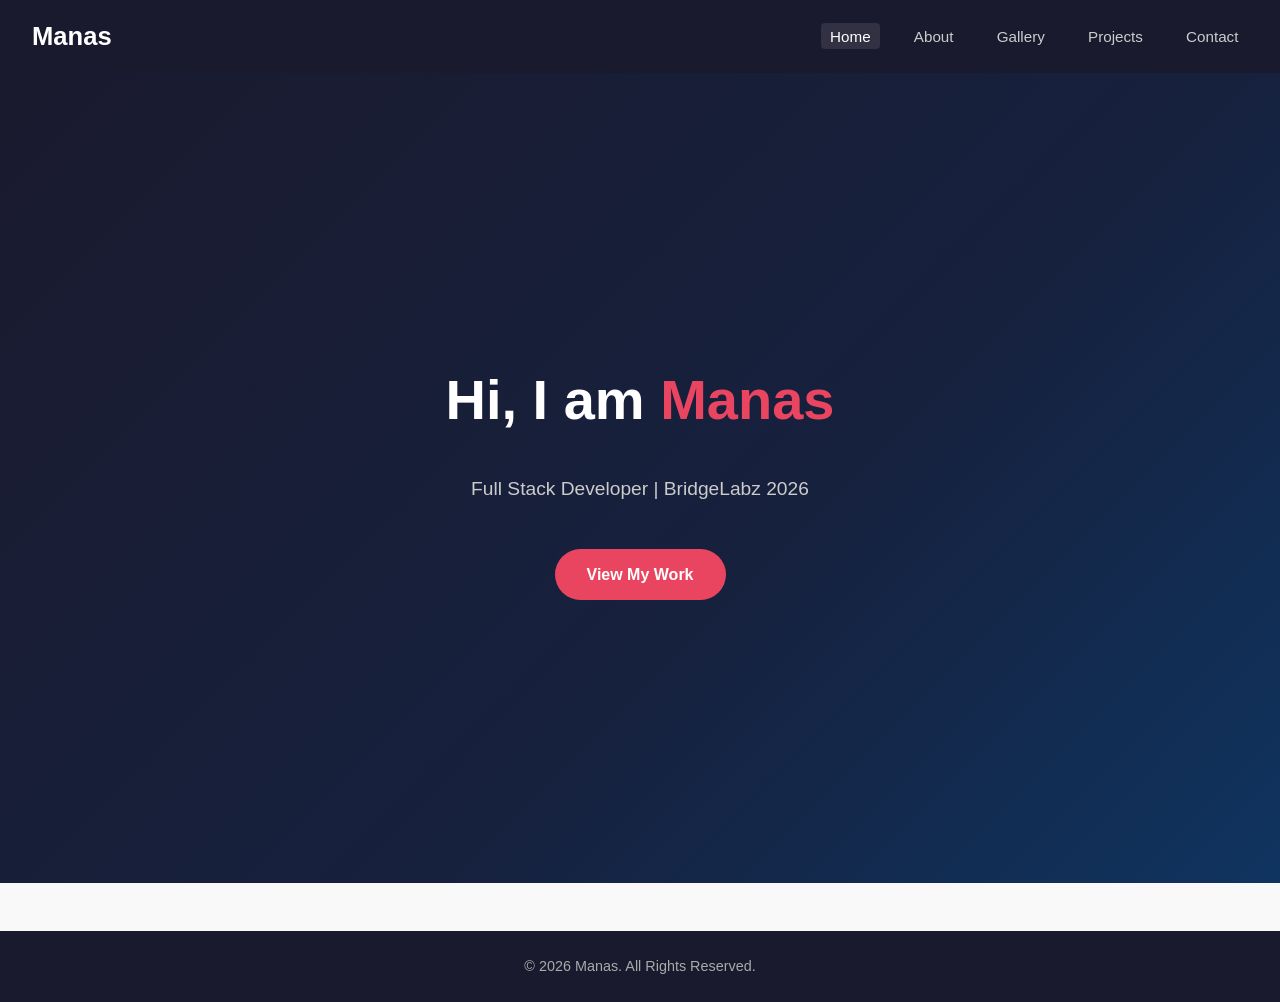
<file: index.html>
﻿<!DOCTYPE html>
<html lang="en">
<head>
  <meta charset="UTF-8">
  <meta name="viewport" content="width=device-width, initial-scale=1.0">
  <title>Manas | Portfolio</title>
  <link rel="stylesheet" href="css/style.css">
  <link rel="stylesheet" href="css/flexbox.css">
  <link rel="stylesheet" href="css/responsive.css">
</head>
<body>
  <nav class="navbar">
    <div class="logo">Manas</div>
    <ul class="nav-links">
      <li><a href="index.html" class="active">Home</a></li>
      <li><a href="about.html">About</a></li>
      <li><a href="gallery.html">Gallery</a></li>
      <li><a href="projects.html">Projects</a></li>
      <li><a href="contact.html">Contact</a></li>
    </ul>
  </nav>
  <section class="hero">
    <div class="hero-content">
      <h1>Hi, I am <span class="highlight">Manas</span></h1>
      <p class="hero-sub">Full Stack Developer | BridgeLabz 2026</p>
      <a href="projects.html" class="btn">View My Work</a>
    </div>
  </section>
  <footer><p>&copy; 2026 Manas. All Rights Reserved.</p></footer>
  <script src="js/script.js"></script>
</body>
</html>
</file>
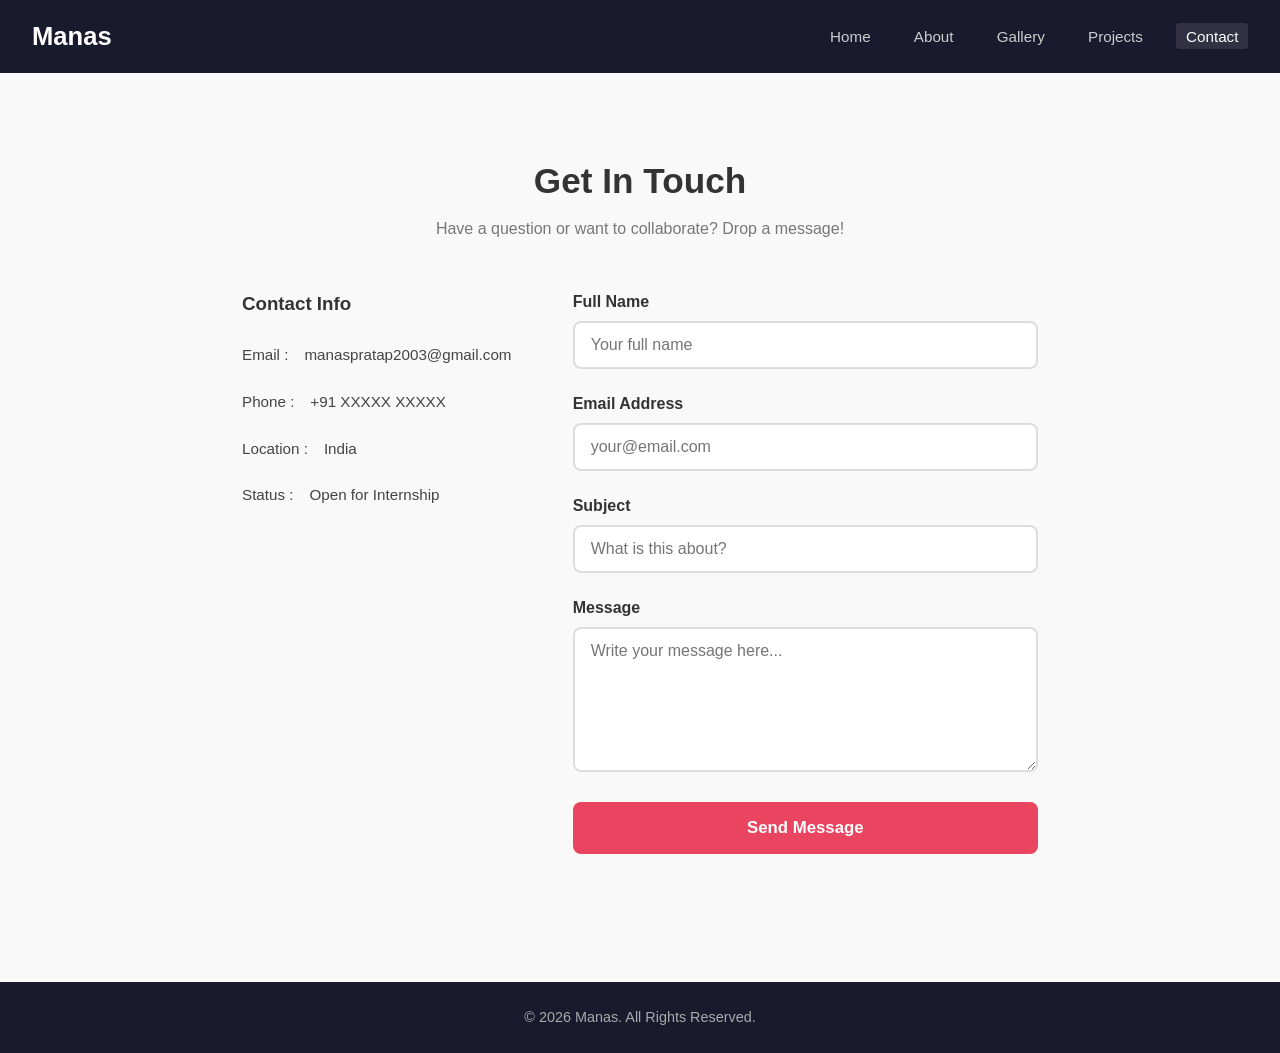
<file: contact.html>
﻿<!DOCTYPE html>
<html lang="en">
<head>
  <meta charset="UTF-8">
  <meta name="viewport" content="width=device-width, initial-scale=1.0">
  <title>Contact | Manas Portfolio</title>
  <link rel="stylesheet" href="css/style.css">
  <link rel="stylesheet" href="css/flexbox.css">
  <link rel="stylesheet" href="css/responsive.css">
  <style>
    .contact-section { padding:5rem 2rem; max-width:860px; margin:0 auto; }
    .contact-section h1 { text-align:center; font-size:2.2rem; margin-bottom:.4rem; }
    .subtitle { text-align:center; color:#777; margin-bottom:3rem; }
    .info-item { display:flex; align-items:center; gap:1rem; margin-bottom:1.4rem; font-size:.95rem; color:#444; }
    .form-group { margin-bottom:1.4rem; }
    .form-group label { display:block; font-weight:600; margin-bottom:.4rem; color:#333; }
    .form-group input, .form-group textarea { width:100%; padding:.8rem 1rem; border:2px solid #ddd; border-radius:8px; font-size:1rem; font-family:inherit; transition:border .25s; box-sizing:border-box; }
    .form-group input:focus, .form-group textarea:focus { border-color:#1a1a2e; outline:none; }
    .form-group textarea { height:145px; resize:vertical; }
    .btn-submit { width:100%; padding:1rem; background:#e94560; color:#fff; border:none; border-radius:8px; font-size:1.05rem; font-weight:700; cursor:pointer; transition:background .3s; }
    .btn-submit:hover { background:#c73652; }
  </style>
</head>
<body>
  <nav class="navbar">
    <div class="logo">Manas</div>
    <ul class="nav-links">
      <li><a href="index.html">Home</a></li>
      <li><a href="about.html">About</a></li>
      <li><a href="gallery.html">Gallery</a></li>
      <li><a href="projects.html">Projects</a></li>
      <li><a href="contact.html" class="active">Contact</a></li>
    </ul>
  </nav>
  <section class="contact-section">
    <h1>Get In Touch</h1>
    <p class="subtitle">Have a question or want to collaborate? Drop a message!</p>
    <div class="contact-grid">
      <div class="contact-info">
        <h3 style="margin-bottom:1.5rem">Contact Info</h3>
        <div class="info-item"><span>Email :</span><span>manaspratap2003@gmail.com</span></div>
        <div class="info-item"><span>Phone :</span><span>+91 XXXXX XXXXX</span></div>
        <div class="info-item"><span>Location :</span><span>India</span></div>
        <div class="info-item"><span>Status :</span><span>Open for Internship</span></div>
      </div>
      <form class="contact-form" id="contact-form" novalidate>
        <div class="form-group"><label for="name">Full Name</label><input type="text" id="name" placeholder="Your full name" required></div>
        <div class="form-group"><label for="email">Email Address</label><input type="email" id="email" placeholder="your@email.com" required></div>
        <div class="form-group"><label for="subject">Subject</label><input type="text" id="subject" placeholder="What is this about?"></div>
        <div class="form-group"><label for="message">Message</label><textarea id="message" placeholder="Write your message here..." required></textarea></div>
        <button type="submit" class="btn-submit">Send Message</button>
      </form>
    </div>
  </section>
  <footer><p>&copy; 2026 Manas. All Rights Reserved.</p></footer>
  <script src="js/script.js"></script>
</body>
</html>
</file>
<file: css/style.css>
﻿/* Global Styles - Manas Portfolio */
*, *::before, *::after { box-sizing: border-box; margin: 0; padding: 0; }
body { font-family: "Segoe UI", Tahoma, Geneva, Verdana, sans-serif; line-height: 1.6; color: #333; background: #f9f9f9; }
a { text-decoration: none; color: inherit; }
img { max-width: 100%; display: block; }
.navbar { background: #1a1a2e; padding: 1rem 2rem; position: sticky; top: 0; z-index: 1000; }
.logo   { color: #fff; font-size: 1.6rem; font-weight: 700; }
.nav-links { list-style: none; }
.nav-links a { color: #ccc; font-size: 0.95rem; padding: 0.3rem 0.6rem; border-radius: 4px; transition: color .2s; }
.nav-links a:hover, .nav-links a.active { color: #fff; background: rgba(255,255,255,.1); }
.hero { min-height: 90vh; background: linear-gradient(135deg,#1a1a2e 0%,#16213e 60%,#0f3460 100%); color: #fff; }
.hero h1 { font-size: 3rem; font-weight: 800; }
.highlight { color: #e94560; }
.hero-sub { font-size: 1.2rem; color: #ccc; margin: .8rem 0 1.8rem; }
.btn { display: inline-block; padding: .8rem 2rem; background: #e94560; color: #fff; border-radius: 30px; font-weight: 600; transition: background .3s, transform .2s; }
.btn:hover { background: #c73652; transform: translateY(-2px); }
.page-header { background: #16213e; color: #fff; text-align: center; padding: 4rem 2rem 3rem; }
.page-header h1 { font-size: 2.4rem; }
.page-header p  { color: #aaa; margin-top: .5rem; }
footer { background: #1a1a2e; color: #aaa; text-align: center; padding: 1.5rem; font-size: .9rem; margin-top: 3rem; }
</file>
<file: css/flexbox.css>
﻿/* Flexbox Utilities - Manas Portfolio */
.navbar          { display: flex; justify-content: space-between; align-items: center; }
.nav-links       { display: flex; gap: 1.5rem; }
.hero            { display: flex; justify-content: center; align-items: center; }
.hero-content    { display: flex; flex-direction: column; align-items: center; text-align: center; gap: 1rem; }
.cards-container { display: flex; flex-wrap: wrap; justify-content: center; gap: 2rem; padding: 3rem 2rem; }
.card            { display: flex; flex-direction: column; flex: 1 1 280px; max-width: 320px; }
.card-footer     { display: flex; justify-content: space-between; margin-top: auto; }
.gallery-grid    { display: flex; flex-wrap: wrap; gap: 1rem; justify-content: center; padding: 2rem; }
.gallery-item    { flex: 1 1 220px; max-width: 260px; overflow: hidden; border-radius: 10px; }
.about-grid      { display: flex; gap: 3rem; align-items: center; flex-wrap: wrap; }
.about-image     { flex: 1 1 240px; }
.about-text      { flex: 2 1 320px; }
.contact-grid    { display: flex; gap: 3rem; flex-wrap: wrap; }
.contact-info    { flex: 1 1 200px; }
.contact-form    { flex: 2 1 300px; }
.skills-grid     { display: flex; flex-wrap: wrap; gap: .6rem; margin-top: 1rem; }
.card-tags       { display: flex; flex-wrap: wrap; gap: .5rem; margin: .8rem 0; }
</file>
<file: css/responsive.css>
﻿/* Responsive Design - Manas Portfolio */

/* Mobile (max 480px) */
@media (max-width: 480px) {
  .navbar          { flex-direction: column; gap: .8rem; padding: 1rem; }
  .nav-links       { flex-direction: column; align-items: center; gap: .4rem; }
  .hero h1         { font-size: 1.9rem; }
  .hero-sub        { font-size: .95rem; }
  .card            { flex: 1 1 100%; max-width: 100%; }
  .gallery-item    { flex: 1 1 100%; max-width: 100%; }
  .about-grid      { flex-direction: column; }
  .contact-grid    { flex-direction: column; }
  .cards-container { padding: 1.5rem 1rem; }
}

/* Tablet (481px - 768px) */
@media (min-width: 481px) and (max-width: 768px) {
  .nav-links    { gap: 1rem; font-size: .88rem; }
  .hero h1      { font-size: 2.3rem; }
  .card         { flex: 1 1 calc(50% - 2rem); }
  .gallery-item { flex: 1 1 calc(50% - 1rem); }
  .about-grid   { flex-direction: column; }
  .contact-grid { flex-direction: column; }
}

/* Desktop (769px - 1024px) */
@media (min-width: 769px) and (max-width: 1024px) {
  .card         { flex: 1 1 calc(33% - 2rem); }
  .gallery-item { flex: 1 1 calc(33% - 1rem); }
  .hero h1      { font-size: 2.8rem; }
}

/* Large Screen (1025px+) */
@media (min-width: 1025px) {
  .hero h1         { font-size: 3.5rem; }
  .about-section,
  .contact-section { max-width: 1000px; margin-left: auto; margin-right: auto; }
}

/* Print */
@media print {
  .navbar, footer, .btn, .btn-submit { display: none !important; }
  body { color: #000; background: #fff; }
}
</file>
